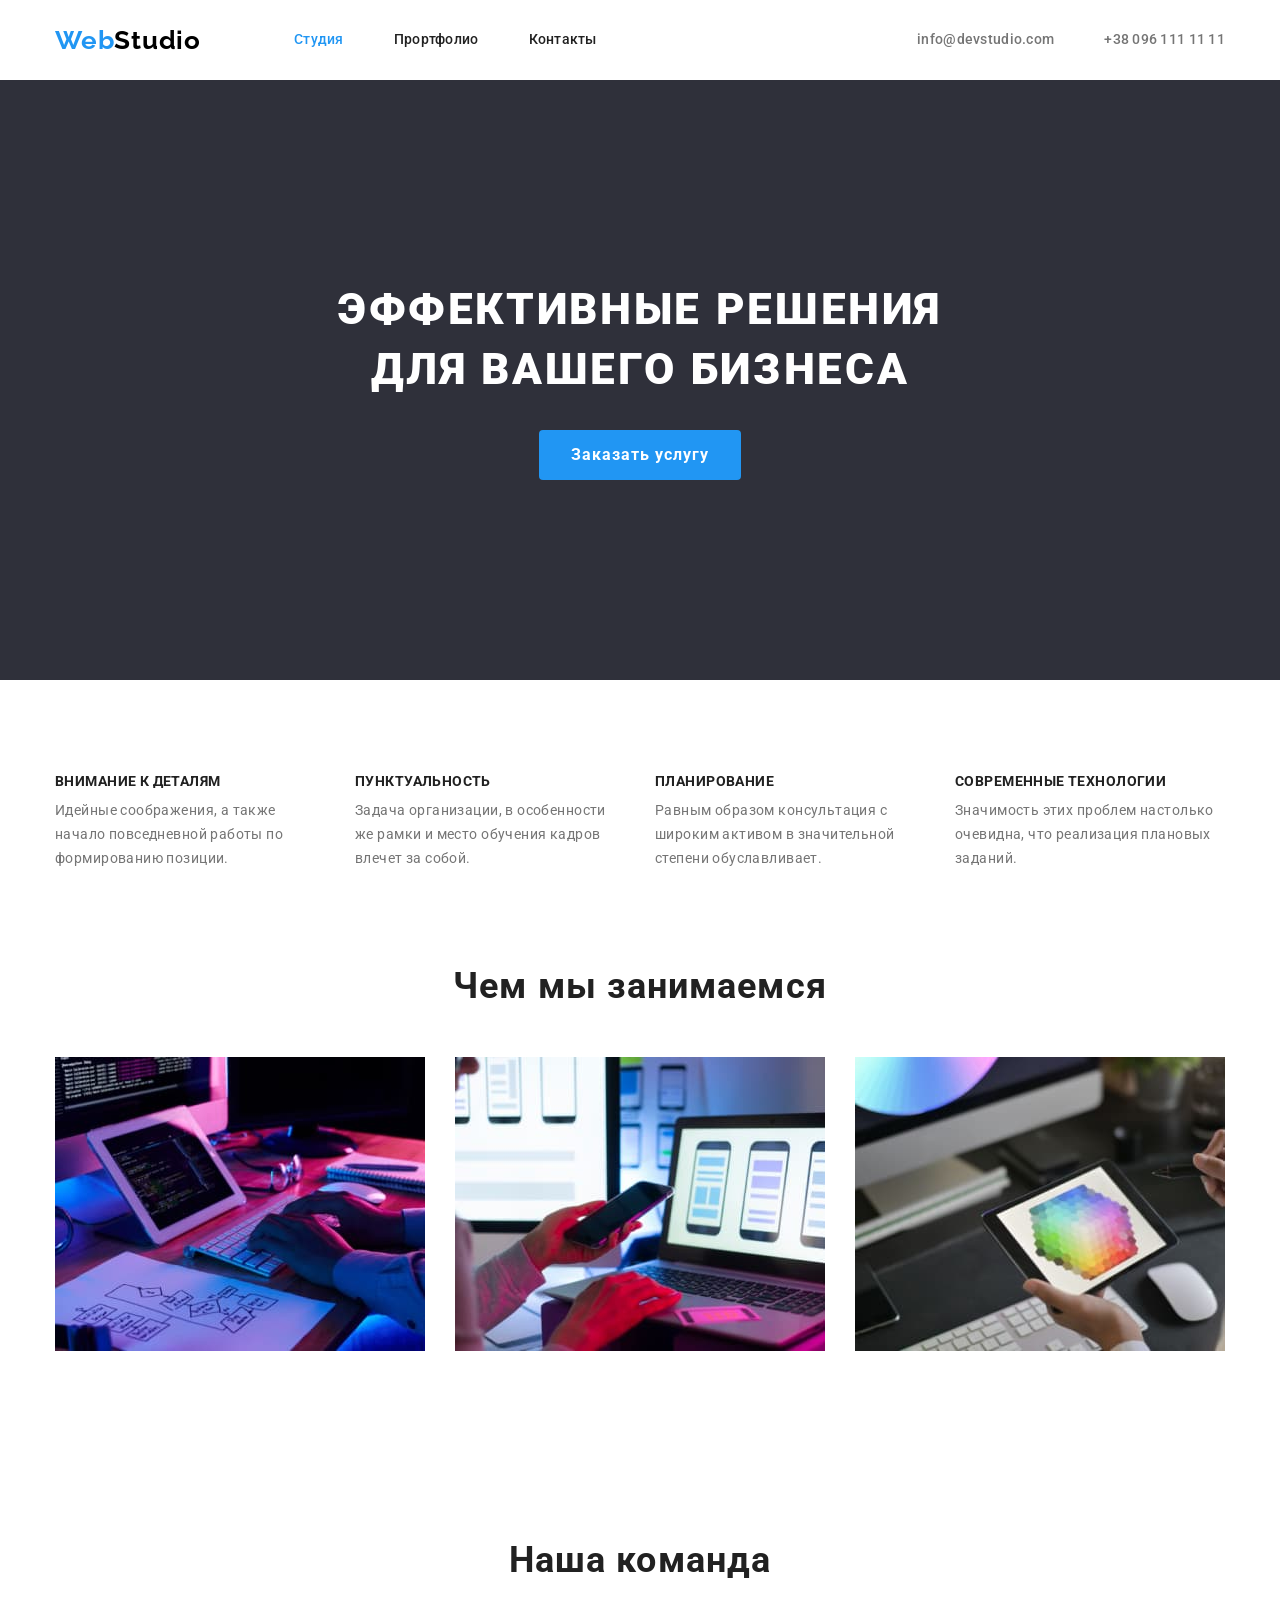
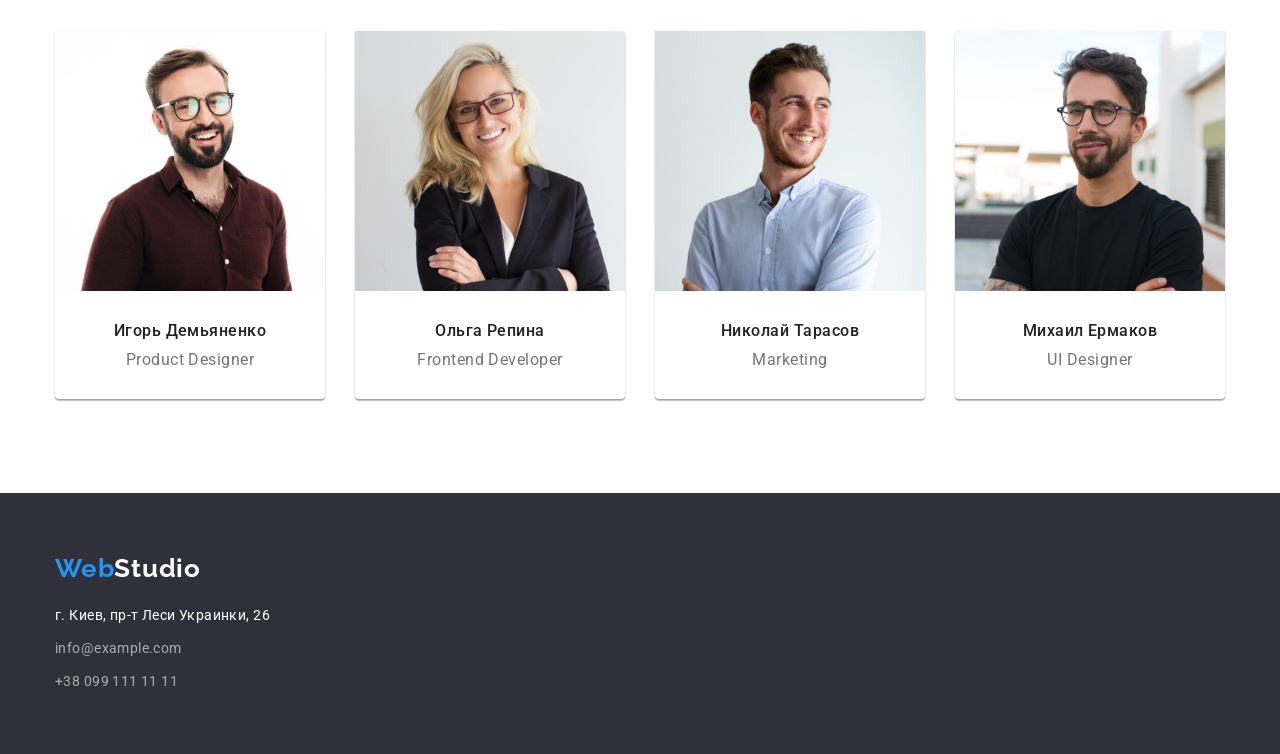
<file: index.html>
<!DOCTYPE html>
<html lang="ru">

<head>
    <meta charset="UTF-8">
    <meta http-equiv="X-UA-Compatible" content="IE=edge">
    <meta name="viewport" content="width=device-width, initial-scale=1.0">
    <title>Студия</title>
    <link rel="preconnect" href="https://fonts.googleapis.com">
    <link rel="preconnect" href="https://fonts.gstatic.com" crossorigin>
    <link href="https://fonts.googleapis.com/css2?family=Raleway:wght@700&family=Roboto:wght@400;500;700;900&display=swap"
    rel="stylesheet">
    <link rel="stylesheet" href="https://cdnjs.cloudflare.com/ajax/libs/modern-normalize/1.1.0/modern-normalize.min.css ">
    <link rel="stylesheet" href="./css/style.css">
</head>
<body>
    <header class="header-page">
        <div class="container flax-box">
            <nav class="header-nav">
                <a href="" lang="en" class="logo link">
                    <span class="accent">Web</span>Studio
                </a>
                <ul class="header-list list">
                    <li class="item">
                        <a href="" class="header-link link primery">Студия</a>
                    </li>
                    <li class="item">
                        <a href="./portfolio.html" class="header-link link">Прортфолио</a>
                    </li>
                    <li class="item">
                        <a href="" class="header-link link">Контакты</a>
                    </li>
                </ul>
            </nav>
            <ul class="contacts-list list">
                <li class="link">
                    <a href="mailto:info@devstudio.com" class="contacts-link link">info@devstudio.com</a>
                </li>
                <li class="link">
                    <a href="tel:+380961111111" class="contacts-link link">+38 096 111 11 11</a>
                </li>
            </ul>
        </div>
    </header>
    <main>
        <section class="hero">
            <div class="container">
                <h1 class="hero-title">Эффективные решения для вашего бизнеса</h1>
                <button type="button" class="button">
                    Заказать услугу
                </button>
            </div>
        </section>
                    <div class="section-values">
                        <div class="container">
                            <h2 class="title-values">Наши ценности</h2>
                            <ul class="list-values list">
                                <li class="link">
                                    <h3 class="mini-title">Внимание к деталям</h3>
                                    <p class="text">Идейные соображения, а также начало повседневной работы по формированию позиции.</p>
                                </li>
                                <li class="link">
                                    <h3 class="mini-title">Пунктуальность</h3>
                                    <p class="text">Задача организации, в особенности же рамки и место обучения кадров влечет за собой.</p>
                                </li>
                                <li class="link">
                                    <h3 class="mini-title">Планирование</h3>
                                    <p class="text">Равным образом консультация с широким активом в значительной степени обуславливает.</p>
                                </li>
                                <li class="link">
                                    <h3 class="mini-title">Современные технологии</h3>
                                    <p class="text">Значимость этих проблем настолько очевидна, что реализация плановых заданий.</p>
                                </li>
                            </ul>
                        </div>
                    </div>
                    <section class="about-section">
                        <div class="container">
                            <h2 class="title-about">Чем мы занимаемся</h2>
                            <ul class="list-about list">
                                <li class="link">
                                    <a href=""><img src="./images/section-what/img1.jpg" alt="Вёрстка кода">
                                    </a>
                                </li>
                                <li class="link">
                                    <a href=""><img src="./images/section-what/img2.jpg" alt="Оформление дизайна страницы">
                                    </a>
                                </li>
                                <li class="link">
                                    <a href=""><img src="./images/section-what/img3.jpg" alt="Декор вашей страницы">
                                    </a>
                                </li>
                            </ul>
                        </div>
                    </section>
                    <section class="team-section">
                        <div class="container">
                            <h2 class="team-title">Наша команда</h2>
                            <ul class="team-list list">
                                <li class="link">
                                    <img class="team-img" src="./images/section-team/person1.jpg" alt="Игорь Демьяненко" width="270">
                                    <div class="team-content">
                                        <h3 class="mini-title">Игорь Демьяненко</h3>
                                        <p lang="en" class="team-text">Product Designer</p>
                                    </div>
                                </li>
                                <li class="link">
                                    <img class="team-img" src="./images/section-team/person2.jpg" alt="Ольга Репина" width="270">
                                    <div class="team-content">
                                        <h3 class="mini-title">Ольга Репина</h3>
                                        <p lang="en" class="team-text">Frontend Developer</p>
                                    </div>
                                </li>
                                <li class="link">
                                    <img class="team-img" src="./images/section-team/person3.jpg" alt="Николай Тарасов" width="270">
                                    <div class="team-content">
                                        <h3 class="mini-title">Николай Тарасов</h3>
                                        <p lang="en" class="team-text">Marketing</p>
                                    </div>
                                </li>
                                <li class="link">
                                    <img class="team-img" src="./images/section-team/person4.jpg" alt="Михаил Ермаков" width="270">
                                    <div class="team-content">
                                        <h3 class="mini-title">Михаил Ермаков</h3>
                                        <p lang="en" class="team-text">UI Designer</p>
                                    </div>
                                </li>
                            </ul>
                        </div>
                    </section>
    </main>
    <footer class="footer-page" >
        <div class="footer-container">
            <address class="footer-address">
                <a class="footer-logo link" href="" lang="en">
                    <span class="accent">Web</span>Studio
                </a>
                <p class="text-address">
                    г. Киев, пр-т Леси Украинки, 26
                </p>
                <a class="footer-link link" href="mailto:info@example.com">info@example.com</a>
                <a class="footer-link link" href="tel:+380991111111">+38 099 111 11 11</a>
            </address>
        </div>
    </footer>
</body>
</html>
</file>
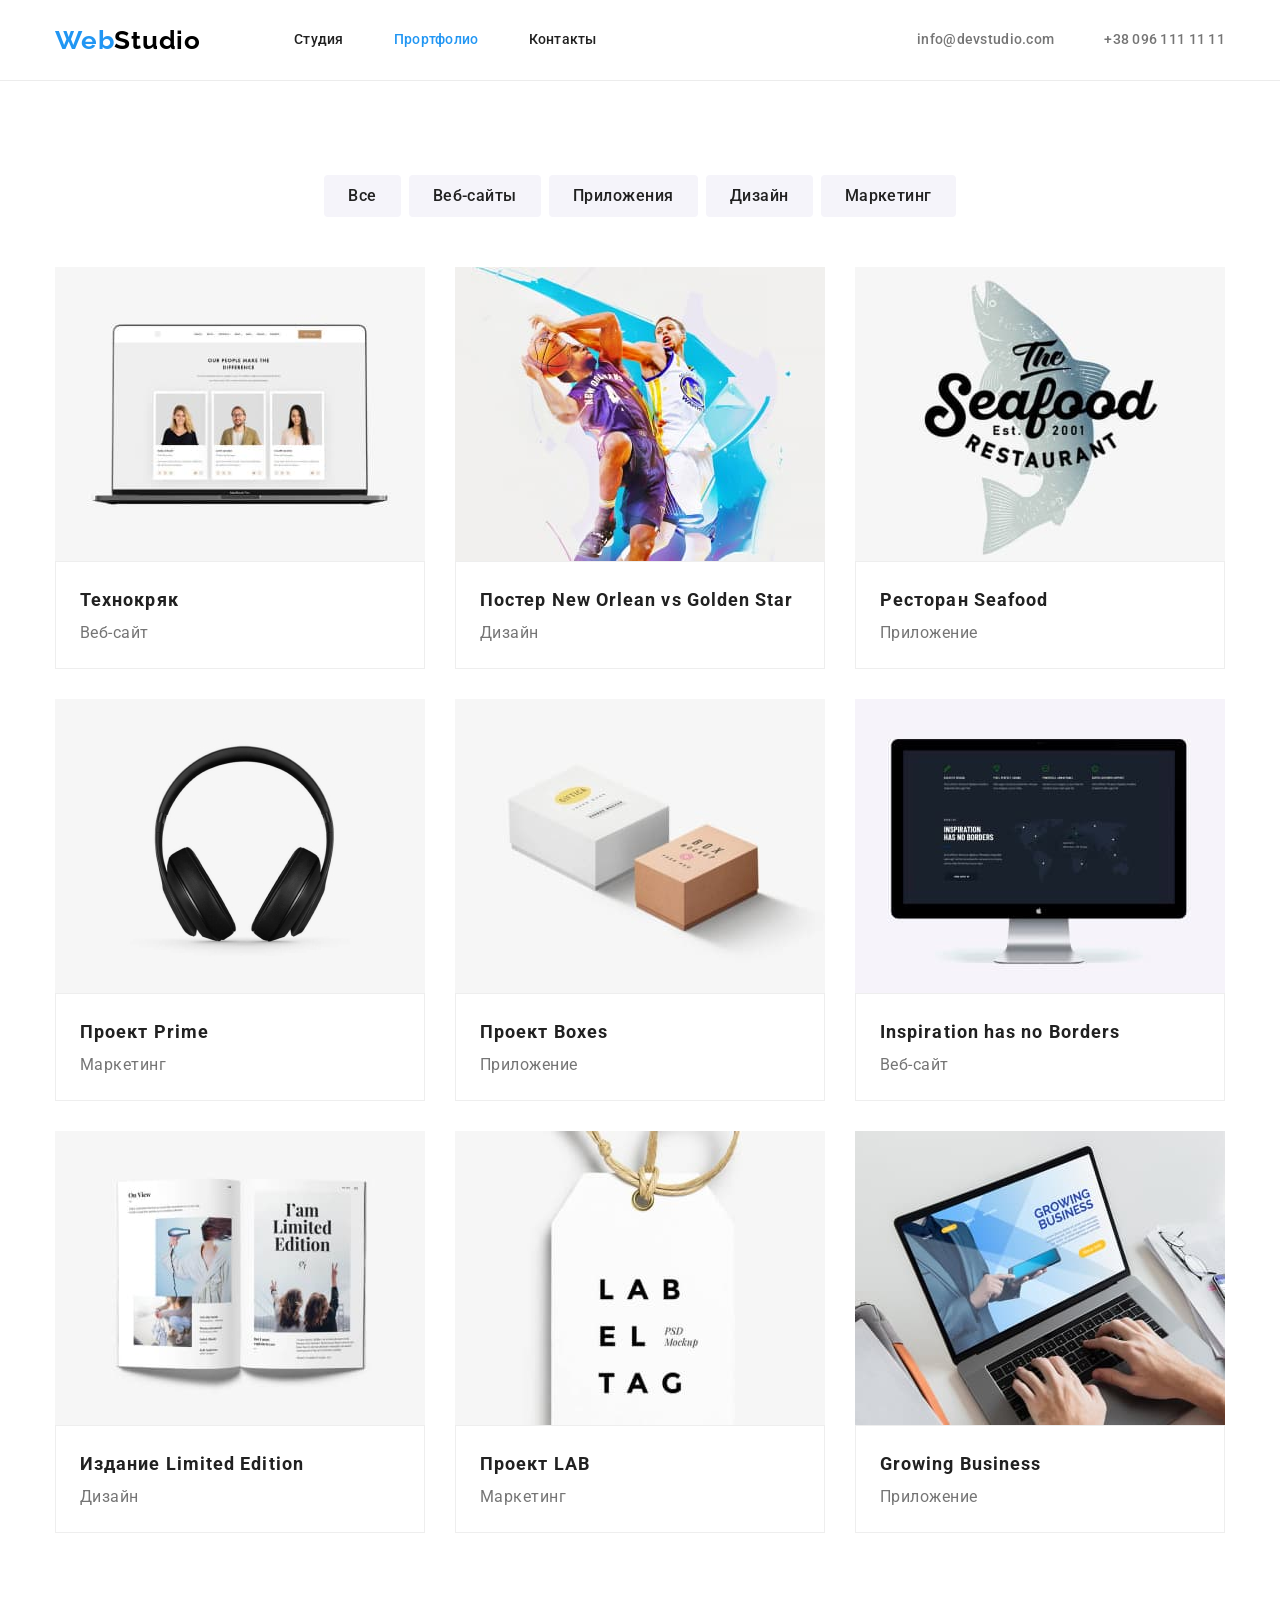
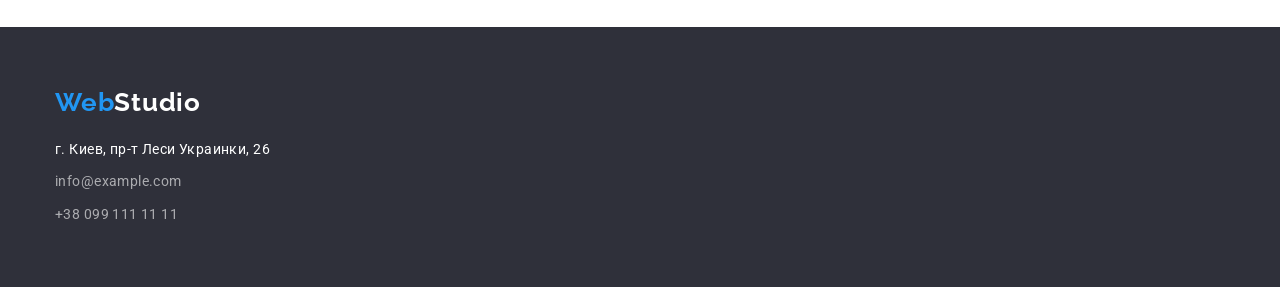
<file: portfolio.html>
<!DOCTYPE html>
<html lang="ru">

<head>
    <meta charset="UTF-8">
    <meta http-equiv="X-UA-Compatible" content="IE=edge">
    <meta name="viewport" content="width=device-width, initial-scale=1.0">
    <title>Студия</title>
    <link rel="preconnect" href="https://fonts.googleapis.com">
    <link rel="preconnect" href="https://fonts.gstatic.com" crossorigin>
    <link
        href="https://fonts.googleapis.com/css2?family=Raleway:wght@700&family=Roboto:ital,wght@0,400;0,500;0,700;1,900&display=swap"
        rel="stylesheet">
    <link rel="stylesheet" href="https://cdnjs.cloudflare.com/ajax/libs/modern-normalize/1.1.0/modern-normalize.min.css ">
    <link rel="stylesheet" href="./css/style.css">
</head>
<body>
    <header class="header-page border-footer">
        <div class="container flax-box">
            <nav class="header-nav">
                <a href="" lang="en" class="logo link">
                    <span class="accent">Web</span>Studio
                </a>
                <ul class="header-list list">
                    <li class="item">
                        <a href="./index.html" class="header-link link">Студия</a>
                    </li>
                    <li class="item">
                        <a href="" class="header-link link primery">Прортфолио</a>
                    </li>
                    <li class="item">
                        <a href="" class="header-link link">Контакты</a>
                    </li>
                </ul>
            </nav>
            <ul class="contacts-list list">
                <li class="link">
                    <a href="mailto:info@devstudio.com" class="contacts-link link">info@devstudio.com</a>
                </li>
                <li class="link">
                    <a href="tel:+380961111111" class="contacts-link link">+38 096 111 11 11</a>
                </li>
            </ul>
        </div>
    </header>
<main>
            <section class="navigation-works">
                <div class="container">
                    <h1 class="title-works">Наши работы</h1>
                    <ul class="button-list list">
                        <li class="link">
                            <button class="button-works" type="button">Все</button>
                        </li>
                        <li class="link">
                            <button class="button-works" type="button">Веб-сайты</button>
                        </li>
                        <li class="link">
                            <button class="button-works" type="button">Приложения</button>
                        </li>
                        <li class="link">
                            <button class="button-works" type="button">Дизайн</button>
                        </li>
                        <li class="link">
                            <button class="button-works" type="button">Маркетинг</button>
                        </li>
                    </ul>
                    <ul class="works-list list">
                        <li class="link">
                            <img src="./images/portfolio/port-img1.jpg" width="370" alt="Изображение сайта">
                            <div class="text-content">
                                <h2 class="title">Технокряк</h2>
                                <p class="text">Веб-сайт</p>
                            </div>
                        </li>
                        <li class="link">
                            <img src="./images/portfolio/port-img2.jpg" width="370" alt="Пример дизайна">
                            <div class="text-content">
                                <h2 class="title">Постер New Orlean vs Golden Star</h2>
                                <p class="text">Дизайн</p>
                            </div>
                        </li>
                        <li class="link">
                            <img src="./images/portfolio/port-img3.jpg" width="370" alt="Пример приложения">
                            <div class="text-content">
                                <h2 class="title">Ресторан Seafood</h2>
                                <p class="text">Приложение</p>
                            </div>
                        </li>
                        <li class="link">
                            <img src="./images/portfolio/port-img4.jpg" width="370" alt="Изображение наушников">
                            <div class="text-content">
                                <h2 class="title">Проект Prime</h2>
                                <p class="text">Маркетинг</p>
                            </div>
                        </li>
                        <li class="link">
                            <img src="./images/portfolio/port-img5.jpg" width="370" alt="Изображение коробок">
                            <div class="text-content">
                                <h2 class="title">Проект Boxes</h2>
                                <p class="text">Приложение</p>
                            </div>
                        </li>
                        <li class="link">
                            <img src="./images/portfolio/port-img6.jpg" width="370" alt="Монитор с веб-сайтом">
                            <div class="text-content">
                                <h2 class="title" lang="en">Inspiration has no Borders</h2>
                                <p class="text">Веб-сайт</p>
                            </div>
                        </li>
                        <li class="link">
                            <img src="./images/portfolio/port-img7.jpg" width="370" alt="Розкрытый журнал">
                            <div class="text-content">
                                <h2 class="title">Издание Limited Edition</h2>
                                <p class="text">Дизайн</p>
                            </div>
                        </li>
                        <li class="link">
                            <img src="./images/portfolio/port-img8.jpg" width="370" alt="Бирка с надписью - ярлык">
                            <div class="text-content">
                                <h2 class="title">Проект LAB</h2>
                                <p class="text">Маркетинг</p>
                            </div>
                        </li>
                        <li class="link">
                            <img src="./images/portfolio/port-img9.jpg" width="370" alt="Приложение на ноутбуке">
                            <div class="text-content">
                                <h2 class="title" lang="en">Growing Business</h2>
                                <p class="text">Приложение</p>
                            </div>
                        </li>
                    </ul>
                </div>
            </section>
</main>
    <footer class="footer-page">
        <div class="footer-container">
            <address class="footer-address">
                <a class="footer-logo link" href="" lang="en">
                    <span class="accent">Web</span>Studio
                </a>
                <p class="text-address">
                    г. Киев, пр-т Леси Украинки, 26
                </p>
                <a class="footer-link link" href="mailto:info@example.com">info@example.com</a>
                <a class="footer-link link" href="tel:+380991111111">+38 099 111 11 11</a>
            </address>
        </div>
    </footer>
</body>

</html>
</file>
<file: css/style.css>
:root {
  --color-title-page: #212121;
  --color-text-page: #757575;
  --first-color-link: #212121;
  --second-color-link: #2196f3;
  --first-color-button: #212121;
  --second-color-button: #ffffff;
  --color-contacts: #757575;
  --first-color-logotype: #212121;
  --second-color-logotype: #ffffff;
  --background-section: #2f303a;
  --color-address: rgba(255, 255, 255, 0.6);
  --border-colors-text: #eeeeee;
  --border-colors-footer: #ececec;
}
body {
  font-family: roboto, sans-serif;
}
/* --------------<reset styles>-------------- */
h1,
h2,
h3,
p {
  margin: 0;
}
ul {
  margin: 0;
  padding: 0;
}
img {
  display: block;
  max-width: 100%;
  height: auto;
}
.link {
  text-decoration: none;
}
.list {
  list-style: none;
}
/* ----------------------HEADER------------------------------ */
.header-page.border-footer {
  border-bottom-width: 1px;
  border-bottom-style: solid;
  border-bottom-color: var(--border-colors-footer);
}
.container {
  width: 1200px;
  margin-right: auto;
  margin-left: auto;
  padding: 0 15px;
}
.container.flax-box {
  display: flex;
}

.logo {
  display: block;
  margin-right: 93px;
  font-family: Raleway;
  font-weight: bold;
  font-size: 26px;
  line-height: 1.19;
  letter-spacing: 0.03em;
  color: var(--color-logotype);
}
.accent {
  color: var(--second-color-link);
}
.header-nav {
  display: flex;
  align-items: center;
}
.header-list {
  display: flex;
}
.header-link {
  display: block;
  padding-top: 32px;
  padding-bottom: 32px;
  font-weight: 500;
  font-size: 14px;
  line-height: 1.14;
  letter-spacing: 0.02em;
  color: var(--first-color-link);
}
.item:not(:last-child) {
  margin-right: 50px;
}
.primery {
  color: var(--second-color-link);
}
.header-link:hover,
.header-link:focus {
  color: var(--second-color-link);
}

.contacts-list {
  display: flex;
  margin-left: auto;
  align-items: center;
}
.contacts-link {
  display: block;
  font-weight: 500;
  font-size: 14px;
  line-height: 1.14;
  letter-spacing: 0.02em;
  color: var(--color-contacts);
}
.contacts-link:hover,
.contacts-link:focus {
  color: var(--second-color-link);
}
.contacts-list .link:not(:last-child) {
  margin-right: 50px;
}
/* ----------------------HERO------------------------------ */
.hero {
  padding-top: 200px;
  padding-bottom: 200px;
  background-color: var(--background-section);
  text-align: center;
}
.hero .container {
  width: 696px;
  padding-right: 15px;
  padding-left: 15px;
  margin-left: auto;
  margin-right: auto;
}
.hero-title {
  font-family: Roboto;
  margin-bottom: 30px;
  font-weight: 900;
  font-size: 44px;
  line-height: 1.36;
  letter-spacing: 0.06em;
  text-transform: uppercase;
  color: #ffffff;
}
.button {
  min-width: 200px;
  padding: 10px 32px;
  border-radius: 4px;
  border: none;
  font-family: Roboto;
  font-weight: bold;
  font-size: 16px;
  line-height: 1.87;
  letter-spacing: 0.06em;
  cursor: pointer;
  color: var(--second-color-button);
  background-color: var(--second-color-link);
}
/* ----------------------MAIN------------------------------ */
.section-values {
  padding-top: 94px;
  padding-bottom: 94px;
}
.title-values {
  visibility: hidden;
  height: 0;
}
.list-values .mini-title {
  margin-bottom: 10px;
  font-weight: 700;
  font-size: 14px;
  line-height: 1.14;
  letter-spacing: 0.03em;
  text-transform: uppercase;
  color: var(--color-title-page);
}
.list-values {
  display: flex;
  font-family: Roboto;
  font-weight: normal;
  font-size: 14px;
  line-height: 1.71;
  letter-spacing: 0.03em;
  color: var(--color-text-page);
}
.list-values .link:not(:last-child) {
  margin-right: 30px;
}
.list-values .link {
  width: 270px;
}
.about-section {
  padding-bottom: 94px;
}
.title-about {
  margin-bottom: 50px;
  font-weight: bold;
  font-size: 36px;
  line-height: 1.17;
  text-align: center;
  letter-spacing: 0.03em;
  color: var(--color-title-page);
}
.list-about {
  display: flex;
}

.list-about .link:not(:last-child) {
  margin-right: 30px;
}
.team-section {
  padding-top: 94px;
  padding-bottom: 94px;
}
.team-list {
  display: flex;
}
.team-list .link {
  box-shadow: 0px 1px 3px rgba(0, 0, 0, 0.12), 0px 1px 1px rgba(0, 0, 0, 0.14),
    0px 2px 1px rgba(0, 0, 0, 0.2);
  border-radius: 0px 0px 4px 4px;
}
.team-list .link:not(:last-child) {
  margin-right: 30px;
}
.team-title {
  margin-bottom: 50px;
  font-weight: bold;
  font-size: 36px;
  line-height: 42px;
  text-align: center;
  letter-spacing: 0.03em;
  color: var(--color-title-page);
}

.team-content {
  padding-top: 30px;
  padding-bottom: 30px;
}
.team-list .mini-title {
  margin-bottom: 10px;
  font-weight: 500;
  font-size: 16px;
  line-height: 1.19;
  text-align: center;
  letter-spacing: 0.03em;
  color: var(--color-title-page);
}
.team-text {
  font-weight: normal;
  font-size: 16px;
  line-height: 1.19;
  text-align: center;
  letter-spacing: 0.03em;
  color: var(--color-text-page);
}
/* ----------------------FOOTER------------------------------ */
.footer-page {
  background-color: var(--background-section);
  padding-top: 60px;
  padding-bottom: 60px;
}
.footer-logo {
  margin-bottom: 20px;
}
.footer-container {
  width: 1200px;
  margin-right: auto;
  margin-left: auto;
  padding-right: 15px;
  padding-left: 15px;
}
.footer-address {
  font-style: normal;
}
.footer-logo {
  display: block;
  font-family: Raleway;
  font-weight: bold;
  font-size: 26px;
  line-height: 1.19;
  letter-spacing: 0.03em;
  color: var(--second-color-logotype);
}
.text-address {
  margin-bottom: 9px;
  font-weight: normal;
  font-size: 14px;
  line-height: 1.71;
  letter-spacing: 0.03em;
  color: #ffffff;
}
.footer-link {
  display: block;
  font-weight: normal;
  font-size: 14px;
  line-height: 1.71;
  letter-spacing: 0.03em;
  color: var(--color-address);
}
.footer-address .footer-link:not(:last-child) {
  margin-bottom: 9px;
}
/* ----------------------MAIN PORTFOLIO------------------------------ */

.title-works {
  visibility: hidden;
  height: 0;
}
.navigation-works {
  padding-top: 94px;
  padding-bottom: 94px;
}
.button-list {
  display: flex;
  justify-content: center;
  margin-bottom: 50px;
}
.button-list .link:not(:last-child) {
  margin-right: 8px;
}
.button-works {
  padding: 6px 22px;
  border-radius: 4px;
  border-color: transparent;
  font-family: Roboto;
  font-weight: 500;
  font-size: 16px;
  line-height: 1.62;
  letter-spacing: 0.03em;
  cursor: pointer;
  color: var(--first-color-button);
  background-color: #f5f4fa;
}

.button-works:focus,
.button-works:hover {
  background-color: var(--second-color-link);
  color: var(--second-color-button);
}
.works-list {
  display: flex;
  flex-wrap: wrap;
}
.works-list .link:not(:nth-child(3n)) {
  margin-right: 30px;
}
.works-list .link:not(:nth-last-child(-n + 3)) {
  margin-bottom: 30px;
}
.works-list .title {
  font-weight: bold;
  font-size: 18px;
  line-height: 2;
  letter-spacing: 0.06em;
  color: var(--color-title-page);
}
.works-list .text {
  font-weight: normal;
  font-size: 16px;
  line-height: 1.87;
  letter-spacing: 0.03em;
  color: var(--color-text-page);
}
.text-content {
  padding: 20px 24px;
  border-width: 1px;
  border-style: solid;
  border-color: var(--border-colors-text);
}
</file>
